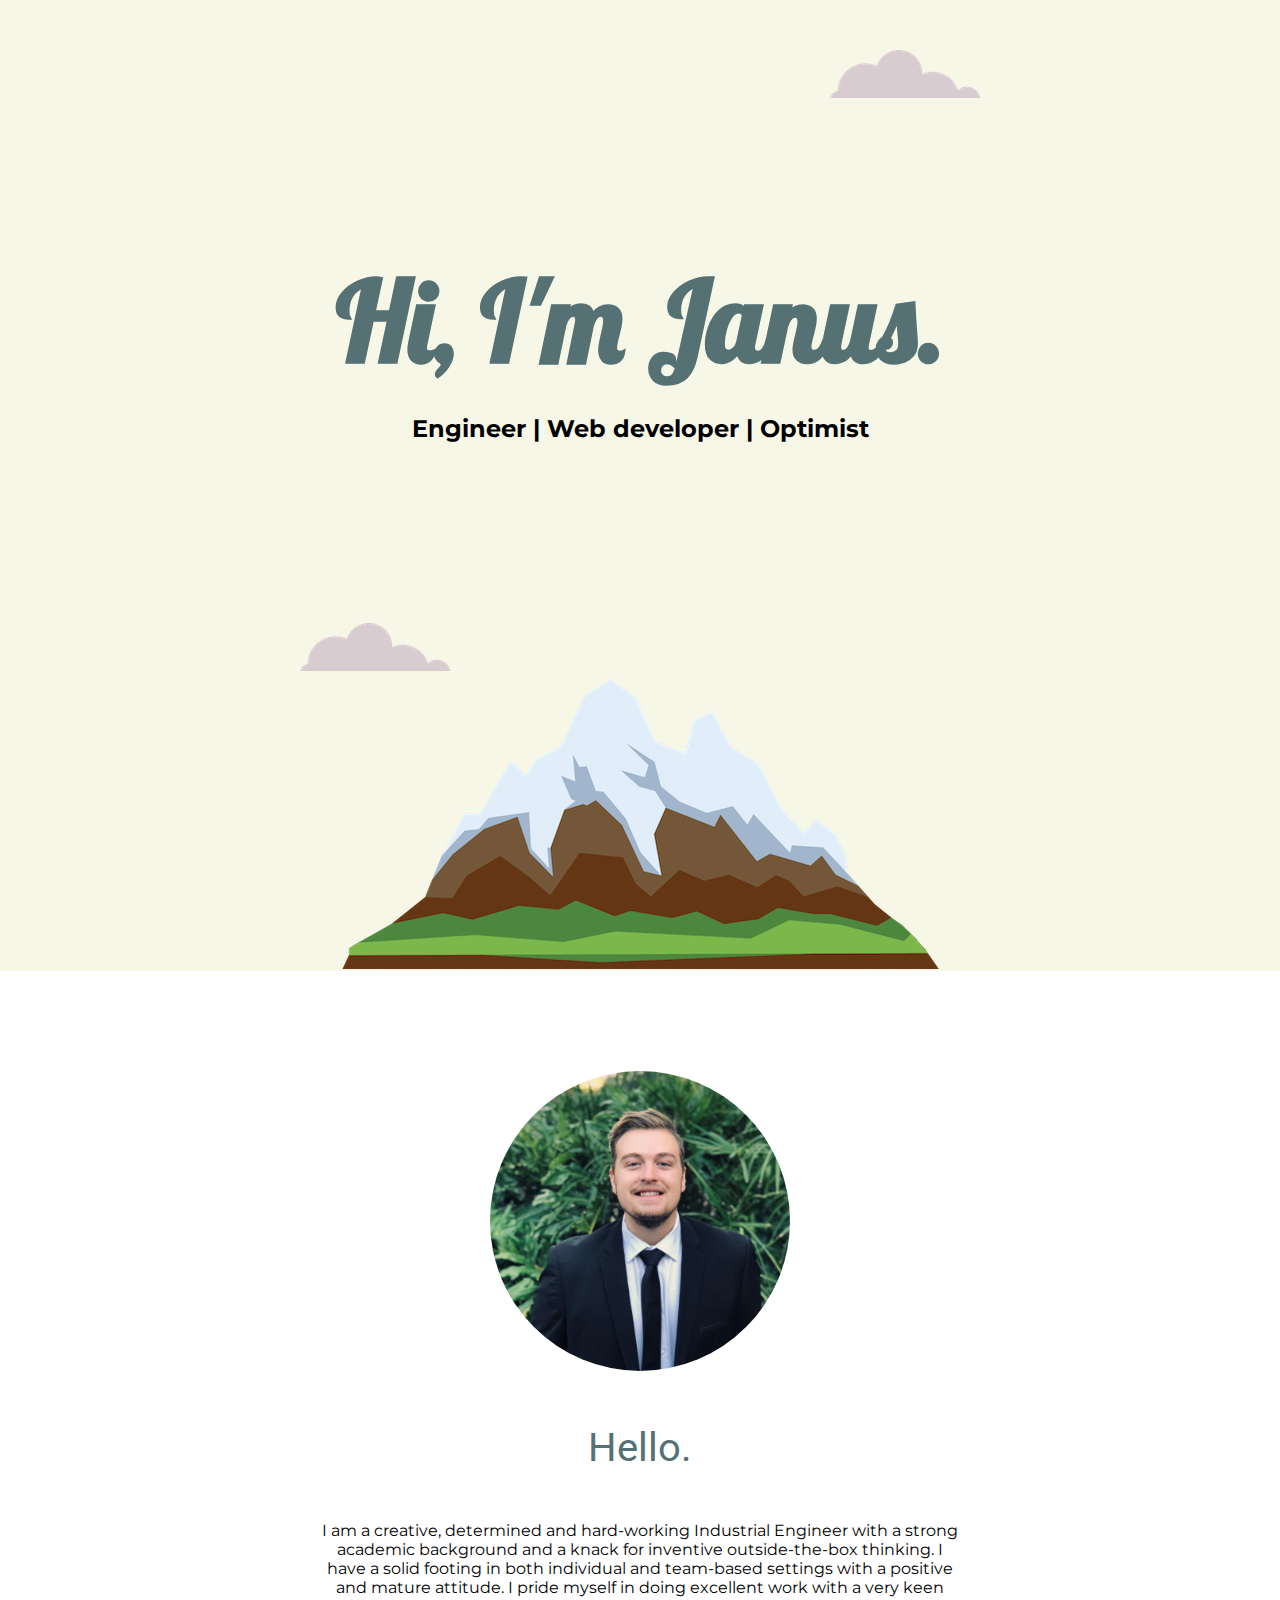
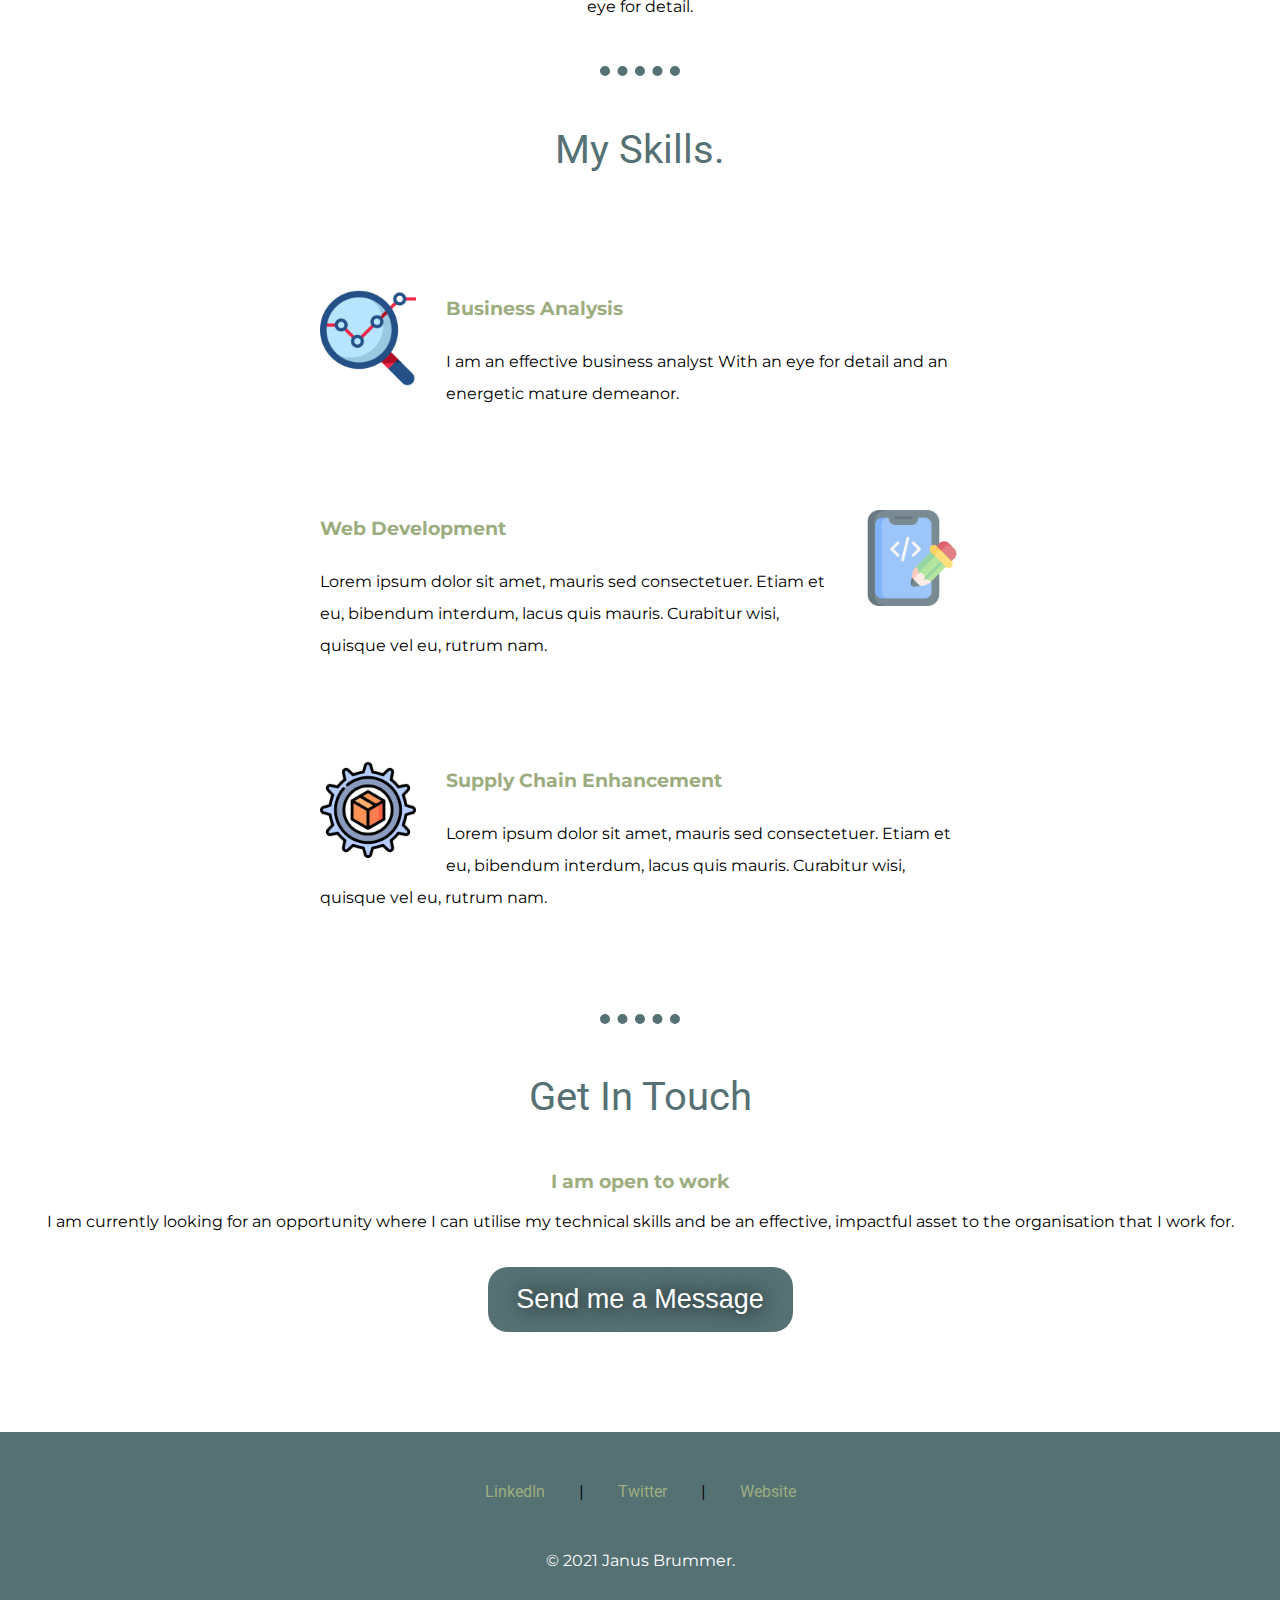
<file: index.html>
<!DOCTYPE html>
<html lang="en" dir="ltr">
  <head>
    <meta charset="utf-8">
    <title>Janus Brummer</title>
    <link rel="stylesheet" href="css/styles.css">
    <link rel="icon" href="favicon.ico">
    <link rel="preconnect" href="https://fonts.gstatic.com">
    <link href="https://fonts.googleapis.com/css2?family=Lobster&family=Montserrat&family=Roboto&display=swap" rel="stylesheet">
  </head>
  <body>
    <div class="top-container">
      <img class="cloud1" src="Images/cloud.png" alt="cloud-img">
      <h1>Hi, I'm Janus.</h1>
      <p class="subheading"><strong>Engineer | Web developer | Optimist</strong></p>
      <img class="cloud2" src="Images/cloud.png" alt="cloud-img">
      <img class="mountain" src="Images/mountain.png" alt="mountain-img">
    </div>

    <div class="middle-container">
      <div class="profile">
        <img class="profile-pic" src="Images/ProfileP.jpg" alt="profile-picture">
        <h2>Hello.</h2>
        <p>I am a creative, determined and hard-working Industrial Engineer with a strong academic background and a knack for inventive outside-the-box thinking.
          I have a solid footing in both individual and team-based settings with a positive and mature attitude. I pride myself in doing excellent work with a very keen eye for detail.</p>
      </div>
      <hr>
      <div class="skills">
        <h2>My Skills.</h2>
        <div class="left-skill-row">
          <img class="skill-img" src="Images/analysis.png" alt="ba-image">
          <h3>Business Analysis</h3>
          <p>I am an effective business analyst With an eye for detail and an energetic mature demeanor.</p>
        </div>
        <div class="right-skill-row">
          <img class="dev-skill-img" src="Images/web-dev.png" alt="web-dev-img">
          <h3>Web Development</h3>
          <p>Lorem ipsum dolor sit amet, mauris sed consectetuer. Etiam et eu, bibendum interdum, lacus quis mauris. Curabitur wisi, quisque vel eu, rutrum nam.</p>
        </div>
        <div class="left-skill-row">
          <img class="skill-img" src="Images/supply-chain.png" alt="sc-img">
          <h3>Supply Chain Enhancement</h3>
          <p>Lorem ipsum dolor sit amet, mauris sed consectetuer. Etiam et eu, bibendum interdum, lacus quis mauris. Curabitur wisi, quisque vel eu, rutrum nam.</p>
        </div>
      </div>
      <hr>
      <div class="contact-me">
        <h2>Get In Touch</h2>
        <h3>I am open to work</h3>
        <p>I am currently looking for an opportunity where I can utilise my technical skills and be an effective, impactful asset to the organisation that I work for.</p>
        <a class="btn" href="mailto:janusb7@gmail.com">Send me a Message</a>
      </div>
    </div>


    <div class="bottom-container">
      <a class="footer-link" href="https://www.linkedin.com/">LinkedIn</a> |
      <a class="footer-link" href="https://twitter.com/">Twitter</a> |
      <a class="footer-link" href="https://www.appbrewery.co/">Website</a>
      <p class="copyright">© 2021 Janus Brummer.</p>
    </div>

  </body>
</html>
</file>
<file: css/styles.css>
body {
  margin: 0;
  text-align: center;
  font-family: 'Montserrat', sans-serif;
  font-size: 1em;
}

h1 {
  margin: 50px auto 0 auto;
  font-family: 'Lobster', cursive;
  font-size: 7rem;
  color: #557174;
}

.subheading {
  font-size: 1.5em;
}

h2 {
  font-family: 'Roboto', sans-serif;
  font-size: 2.5rem;
  color: #557174;
  font-weight: normal;
  line-height: 2;
}

h3 {
  color: #9dad7f;
}

.mountain {
  position: relative;
  top: 145px;
}

.top-container {
  background-color: #f7f7e8;
  position: relative;
  padding-top: 200px;
  height: 771px;
}

.middle-container {
  padding-top: 100px;
}

.bottom-container {
  padding-top: 50px;
  padding-bottom: 50px;
  background-color: #557174;
}

.cloud1 {
  position: absolute;
  top: 50px;
  right: 300px;
}

.cloud2 {
  position: absolute;
  left: 300px;
  bottom: 300px;
}

.profile-pic {
  border-radius: 50%;
  height: 300px;
  width: 300px;
  object-fit: cover;
}

.skill-img {
  width: 15%;
  display: block;
  margin: 0 auto;
  float: left;
  margin-right: 30px;
}
.dev-skill-img {
  float: right;
  width: 15%;
  margin-left: 30px;
}

a {
  color: #9dad7f;
  font-family: 'Roboto', sans-serif;
  text-decoration: none;
}

a:hover {
  color: #f7f7e8; 
}

.left-skill-row {
  margin: 100px auto;
  width: 50%;
  text-align: left;
  line-height: 2;
}
.right-skill-row {
  margin: 100px auto;
  width: 50%;
  text-align: left;
  line-height: 2;
}

.profile {
  width: 50%;
  margin: 0 auto 50px auto;
}

hr {
  border-style: dotted;
  border-width: 10px 0 0 0;
  border-color: #557174;
  width: 80px;
}

.contact-me {
  padding-bottom: 100px;
}

.copyright {
  padding-top:50px;
  margin: 0;
  color: white;
}

.footer-link {
  margin: 0 30px;
}

.btn {
   -webkit-border-radius: 20px;
   -moz-border-radius: 20px;
   border-radius: 20px;
   height: 11px;
   line-height: 11px;
   color: #FFFFFF;
   font-family: Helvetica;
   width: 251px;
   font-size: 27px;
   font-weight: 400;
   padding: 27px;
   background-color: #557174;
   text-shadow: 1px 1px 20px #000000;
   text-decoration: none;
   display: inline-block;
   cursor: pointer;
   text-align: center;
   margin-top: 20px;
}

.btn:hover {
   background: #F7F7E8;
   border: solid #F7F7E8 1px;
   -webkit-border-radius: 20px;
   -moz-border-radius: 20px;
   border-radius: 20px;
   text-decoration: none;
}
</file>
